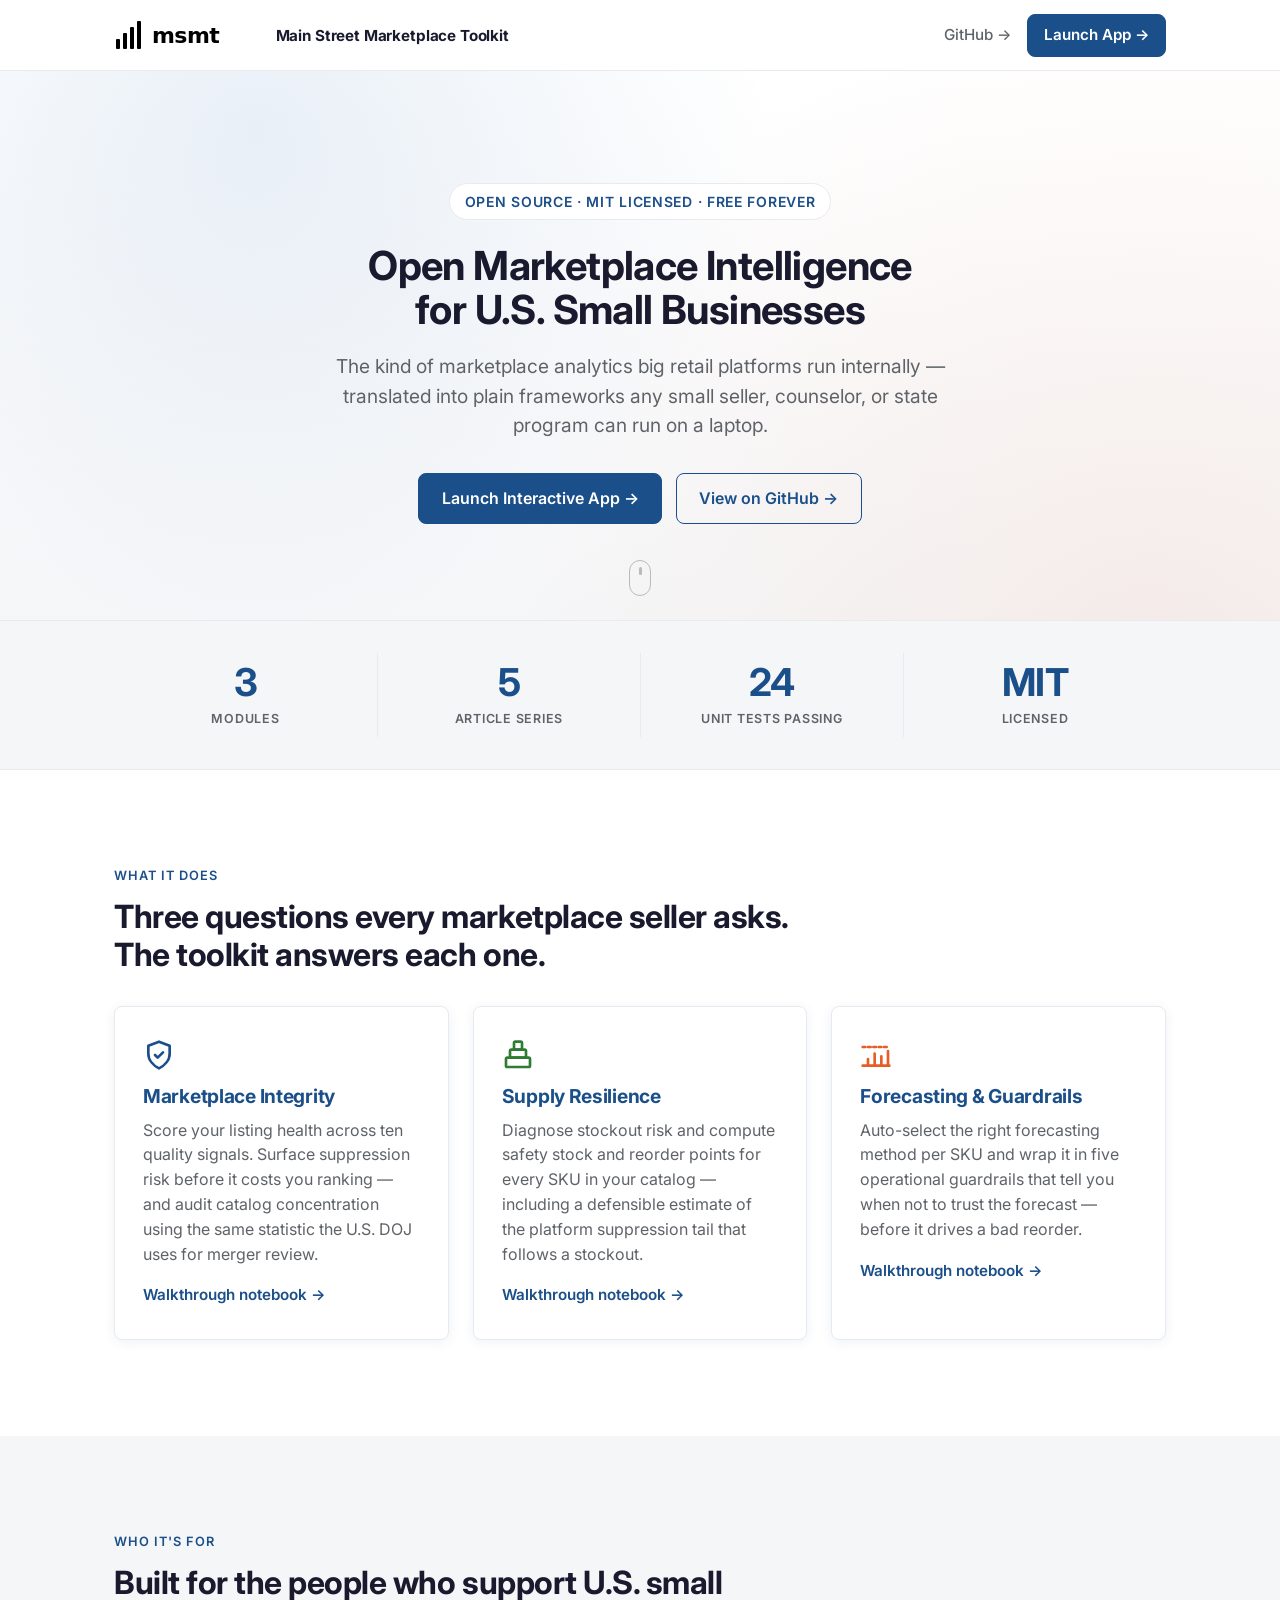
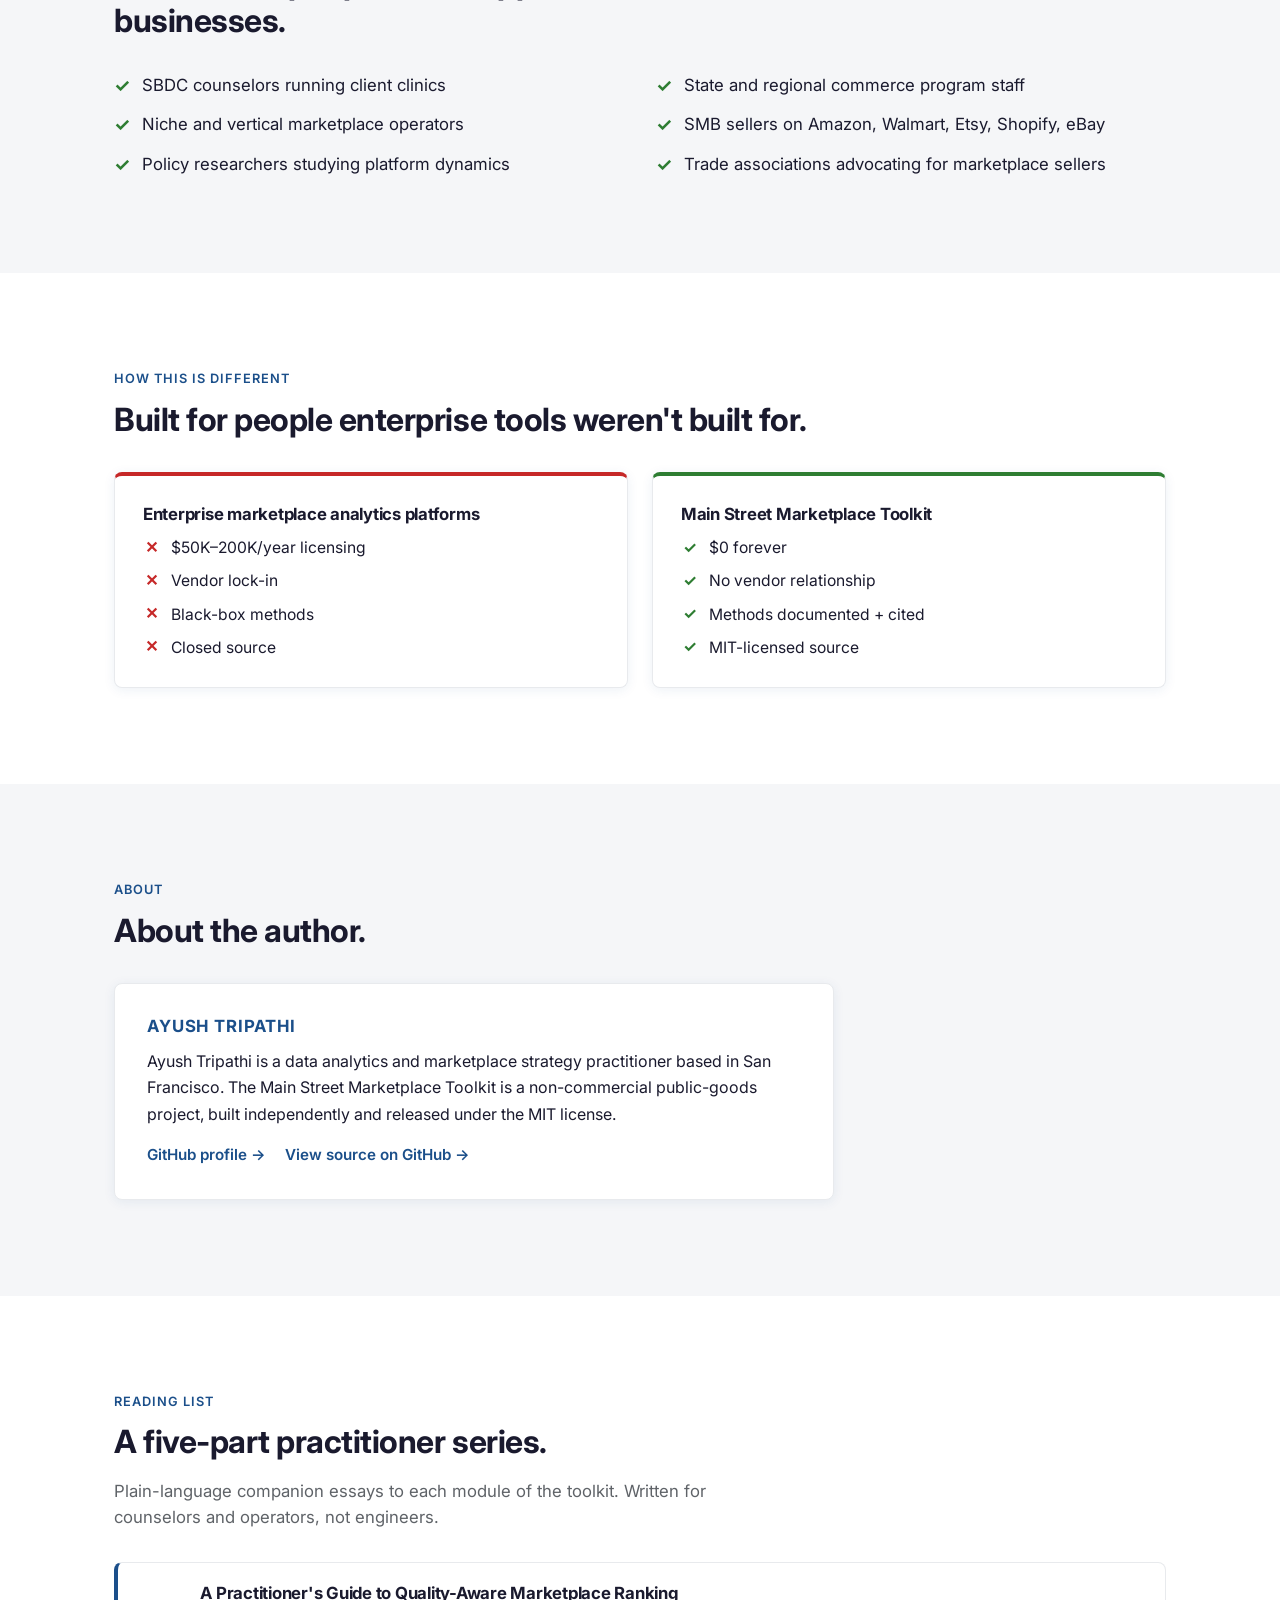
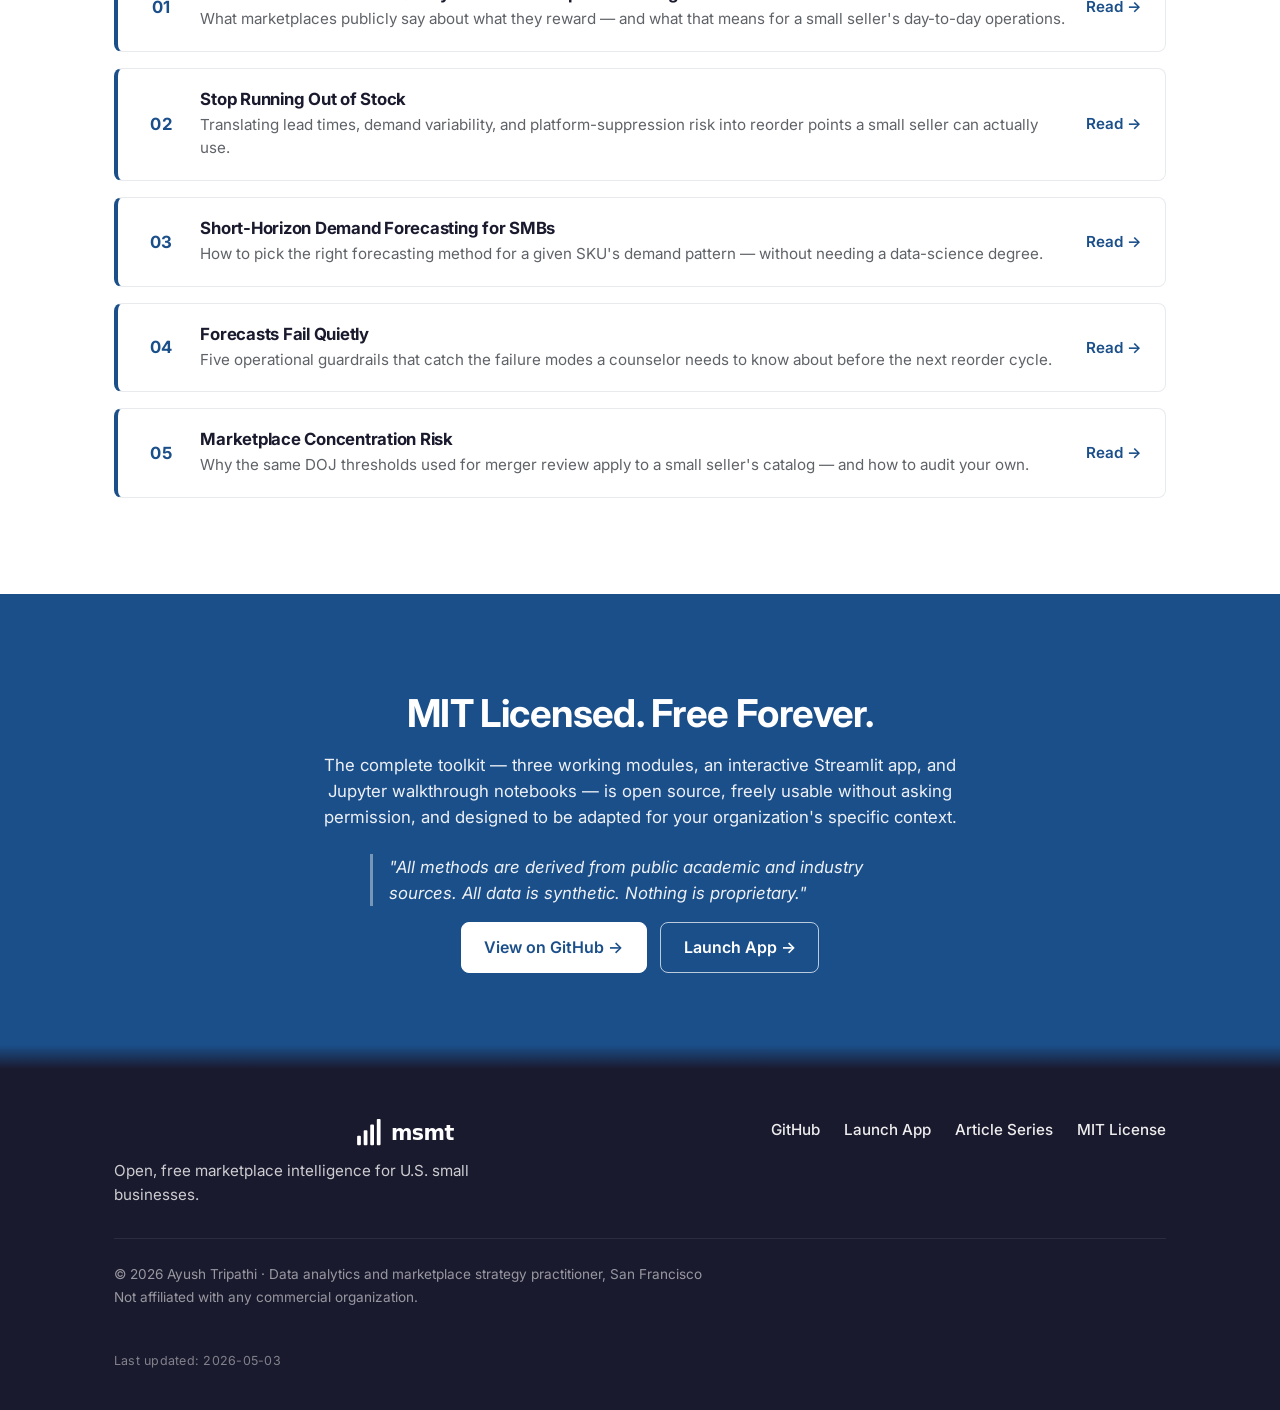
<file: website/index.html>
<!DOCTYPE html>
<html lang="en">
<head>
    <meta charset="UTF-8">
    <meta name="viewport" content="width=device-width, initial-scale=1.0">
    <title>Main Street Marketplace Toolkit — Open Marketplace Intelligence for U.S. Small Businesses</title>
    <meta name="description" content="Open, free, MIT-licensed marketplace intelligence toolkit for U.S. small businesses, SBDC counselors, and state commerce programs. Listing-quality scoring, supply-resilience analytics, and demand forecasting with practitioner guardrails.">
    <link rel="icon" type="image/svg+xml" href="assets/logo.svg">
    <link rel="preconnect" href="https://fonts.googleapis.com">
    <link rel="preconnect" href="https://fonts.gstatic.com" crossorigin>
    <link href="https://fonts.googleapis.com/css2?family=Inter:wght@400;500;600;700&display=swap" rel="stylesheet">
    <link rel="stylesheet" href="style.css">
    <script async src="https://www.googletagmanager.com/gtag/js?id=G-XXXXXXXXXX"></script>
<script>
  window.dataLayer = window.dataLayer || [];
  function gtag(){dataLayer.push(arguments);}
  gtag('js', new Date());
  gtag('config', 'G-L7S6HE9DV4');
</script>
</head>
<body>

<!-- =============================================================== -->
<!-- 1. NAVBAR                                                         -->
<!-- =============================================================== -->
<header class="navbar">
    <div class="navbar-inner">
        <a href="#top" class="brand" aria-label="Main Street Marketplace Toolkit home">
            <img src="assets/logo.svg" alt="" class="brand-logo">
            <span class="brand-name">Main Street Marketplace Toolkit</span>
        </a>
        <nav class="nav-links" aria-label="Primary">
            <a href="https://github.com/ayushtripathi955/main-street-marketplace-toolkit" class="nav-link" target="_blank" rel="noopener">GitHub →</a>
            <a href="https://main-street-marketplace.streamlit.app" class="btn btn-primary nav-cta" onclick="gtag('event', 'launch_app_click', {'source': 'navbar_button'});">Launch App →</a>
        </nav>
    </div>
</header>

<main id="top">

<!-- =============================================================== -->
<!-- 2. HERO                                                           -->
<!-- =============================================================== -->
<section class="hero">
    <div class="container hero-inner">
        <span class="eyebrow">Open Source · MIT Licensed · Free Forever</span>
        <h1 class="hero-headline">Open Marketplace Intelligence<br>for U.S. Small Businesses</h1>
        <p class="hero-subhead">
            The kind of marketplace analytics big retail platforms run
            internally — translated into plain frameworks any small
            seller, counselor, or state program can run on a laptop.
        </p>
        <div class="hero-ctas">
            <a href="https://main-street-marketplace.streamlit.app" class="btn btn-primary" onclick="gtag('event', 'launch_app_click', {'source': 'hero_button'});">Launch Interactive App →</a>
            <a href="https://github.com/ayushtripathi955/main-street-marketplace-toolkit" class="btn btn-outline" target="_blank" rel="noopener">View on GitHub →</a>
        </div>
    </div>
    <div class="hero-scroll" aria-hidden="true">
        <span></span>
    </div>
</section>

<!-- =============================================================== -->
<!-- 3. STATS STRIP — by the numbers                                   -->
<!-- =============================================================== -->
<section class="stats-strip" aria-label="By the numbers">
    <div class="container">
        <div class="stats-grid">
            <div class="stat">
                <div class="stat-num">3</div>
                <div class="stat-label">modules</div>
            </div>
            <div class="stat">
                <div class="stat-num">5</div>
                <div class="stat-label">article series</div>
            </div>
            <div class="stat">
                <div class="stat-num">24</div>
                <div class="stat-label">unit tests passing</div>
            </div>
            <div class="stat">
                <div class="stat-num">MIT</div>
                <div class="stat-label">licensed</div>
            </div>
        </div>
    </div>
</section>

<!-- =============================================================== -->
<!-- 4. THREE PILLARS                                                  -->
<!-- =============================================================== -->
<section class="section pillars">
    <div class="container">
        <p class="section-eyebrow">What it does</p>
        <h2 class="section-title">Three questions every marketplace seller asks. The toolkit answers each one.</h2>
        <div class="pillar-grid">

            <article class="pillar-card">
                <div class="pillar-icon" aria-hidden="true">
                    <svg xmlns="http://www.w3.org/2000/svg" viewBox="0 0 24 24" width="32" height="32" fill="none" stroke="#1B4F8A" stroke-width="2" stroke-linecap="round" stroke-linejoin="round">
                        <path d="M12 2 L20 5 V11 C20 16 16 20 12 22 C8 20 4 16 4 11 V5 Z"/>
                        <path d="M9 12 L11 14 L15 10"/>
                    </svg>
                </div>
                <h3>Marketplace Integrity</h3>
                <p>
                    Score your listing health across ten quality signals. Surface
                    suppression risk before it costs you ranking — and audit
                    catalog concentration using the same statistic the U.S. DOJ
                    uses for merger review.
                </p>
                <a href="https://github.com/ayushtripathi955/main-street-marketplace-toolkit/blob/main/notebooks/01_marketplace_integrity_walkthrough.ipynb" class="pillar-link" target="_blank" rel="noopener">Walkthrough notebook →</a>
            </article>

            <article class="pillar-card">
                <div class="pillar-icon" aria-hidden="true">
                    <svg xmlns="http://www.w3.org/2000/svg" viewBox="0 0 24 24" width="32" height="32" fill="none" stroke="#2E7D32" stroke-width="2" stroke-linecap="round" stroke-linejoin="round">
                        <rect x="3" y="14" width="18" height="7" rx="1"/>
                        <rect x="6" y="8" width="12" height="6" rx="1"/>
                        <rect x="9" y="2" width="6" height="6" rx="1"/>
                    </svg>
                </div>
                <h3>Supply Resilience</h3>
                <p>
                    Diagnose stockout risk and compute safety stock and reorder
                    points for every SKU in your catalog — including a defensible
                    estimate of the platform suppression tail that follows a
                    stockout.
                </p>
                <a href="https://github.com/ayushtripathi955/main-street-marketplace-toolkit/blob/main/notebooks/02_supply_resilience_walkthrough.ipynb" class="pillar-link" target="_blank" rel="noopener">Walkthrough notebook →</a>
            </article>

            <article class="pillar-card">
                <div class="pillar-icon" aria-hidden="true">
                    <svg xmlns="http://www.w3.org/2000/svg" viewBox="0 0 24 24" width="32" height="32" fill="none" stroke="#E85D26" stroke-width="2" stroke-linecap="round" stroke-linejoin="round">
                        <line x1="2" y1="20" x2="22" y2="20"/>
                        <line x1="6" y1="20" x2="6" y2="15"/>
                        <line x1="11" y1="20" x2="11" y2="11"/>
                        <line x1="16" y1="20" x2="16" y2="13"/>
                        <line x1="21" y1="20" x2="21" y2="9"/>
                        <line x1="2" y1="6" x2="22" y2="6" stroke-dasharray="2 2"/>
                    </svg>
                </div>
                <h3>Forecasting &amp; Guardrails</h3>
                <p>
                    Auto-select the right forecasting method per SKU and wrap it
                    in five operational guardrails that tell you when not to
                    trust the forecast — before it drives a bad reorder.
                </p>
                <a href="https://github.com/ayushtripathi955/main-street-marketplace-toolkit/blob/main/notebooks/03_forecasting_guardrails_walkthrough.ipynb" class="pillar-link" target="_blank" rel="noopener">Walkthrough notebook →</a>
            </article>

        </div>
    </div>
</section>

<!-- =============================================================== -->
<!-- 4. WHO IT'S FOR                                                   -->
<!-- =============================================================== -->
<section class="section audience">
    <div class="container">
        <p class="section-eyebrow">Who it's for</p>
        <h2 class="section-title">Built for the people who support U.S. small businesses.</h2>
        <ul class="audience-list">
            <li><span class="check">✓</span> SBDC counselors running client clinics</li>
            <li><span class="check">✓</span> State and regional commerce program staff</li>
            <li><span class="check">✓</span> Niche and vertical marketplace operators</li>
            <li><span class="check">✓</span> SMB sellers on Amazon, Walmart, Etsy, Shopify, eBay</li>
            <li><span class="check">✓</span> Policy researchers studying platform dynamics</li>
            <li><span class="check">✓</span> Trade associations advocating for marketplace sellers</li>
        </ul>
    </div>
</section>

<!-- =============================================================== -->
<!-- 5. HOW THIS IS DIFFERENT — comparison block                       -->
<!-- =============================================================== -->
<section class="section compare">
    <div class="container">
        <p class="section-eyebrow">How this is different</p>
        <h2 class="section-title">Built for people enterprise tools weren't built for.</h2>
        <div class="compare-grid">
            <div class="compare-card compare-other">
                <h3>Enterprise marketplace analytics platforms</h3>
                <ul class="compare-list">
                    <li><span class="compare-icon compare-icon-x">✕</span> $50K–200K/year licensing</li>
                    <li><span class="compare-icon compare-icon-x">✕</span> Vendor lock-in</li>
                    <li><span class="compare-icon compare-icon-x">✕</span> Black-box methods</li>
                    <li><span class="compare-icon compare-icon-x">✕</span> Closed source</li>
                </ul>
            </div>
            <div class="compare-card compare-msmt">
                <h3>Main Street Marketplace Toolkit</h3>
                <ul class="compare-list">
                    <li><span class="compare-icon compare-icon-check">✓</span> $0 forever</li>
                    <li><span class="compare-icon compare-icon-check">✓</span> No vendor relationship</li>
                    <li><span class="compare-icon compare-icon-check">✓</span> Methods documented + cited</li>
                    <li><span class="compare-icon compare-icon-check">✓</span> MIT-licensed source</li>
                </ul>
            </div>
        </div>
    </div>
</section>

<!-- =============================================================== -->
<!-- 6. ABOUT THE AUTHOR                                               -->
<!-- =============================================================== -->
<section class="section author">
    <div class="container">
        <p class="section-eyebrow">About</p>
        <h2 class="section-title">About the author.</h2>
        <div class="author-card">
            <h3>Ayush Tripathi</h3>
            <p>
                Ayush Tripathi is a data analytics and marketplace strategy
                practitioner based in San Francisco. The Main Street
                Marketplace Toolkit is a non-commercial public-goods project,
                built independently and released under the MIT license.
            </p>
            <div class="author-links">
                <a href="https://github.com/ayushtripathi955" target="_blank" rel="noopener">GitHub profile →</a>
                <a href="https://github.com/ayushtripathi955/main-street-marketplace-toolkit" target="_blank" rel="noopener">View source on GitHub →</a>
            </div>
        </div>
    </div>
</section>

<!-- =============================================================== -->
<!-- 7. ARTICLE SERIES                                                 -->
<!-- =============================================================== -->
<section class="section articles">
    <div class="container">
        <p class="section-eyebrow">Reading list</p>
        <h2 class="section-title">A five-part practitioner series.</h2>
        <p class="section-lede">
            Plain-language companion essays to each module of the toolkit.
            Written for counselors and operators, not engineers.
        </p>
        <ol class="article-list">
            <li class="article-card">
                <span class="article-num">01</span>
                <div class="article-body">
                    <h4>A Practitioner's Guide to Quality-Aware Marketplace Ranking</h4>
                    <p>What marketplaces publicly say about what they reward — and what that means for a small seller's day-to-day operations.</p>
                </div>
                <a href="https://medium.com/@ayush.tripathi955/article-1-a-practitioners-guide-to-quality-aware-marketplace-ranking-cc10032bba84" class="article-link" target="_blank" rel="noopener">Read →</a>
            </li>
            <li class="article-card">
                <span class="article-num">02</span>
                <div class="article-body">
                    <h4>Stop Running Out of Stock</h4>
                    <p>Translating lead times, demand variability, and platform-suppression risk into reorder points a small seller can actually use.</p>
                </div>
                <a href="https://medium.com/@ayush.tripathi955/article-2-stop-running-out-of-stock-e48d79baca83" class="article-link" target="_blank" rel="noopener">Read →</a>
            </li>
            <li class="article-card">
                <span class="article-num">03</span>
                <div class="article-body">
                    <h4>Short-Horizon Demand Forecasting for SMBs</h4>
                    <p>How to pick the right forecasting method for a given SKU's demand pattern — without needing a data-science degree.</p>
                </div>
                <a href="https://medium.com/@ayush.tripathi955/article-3-short-horizon-demand-forecasting-for-smbs-05fd069d8660" class="article-link" target="_blank" rel="noopener">Read →</a>
            </li>
            <li class="article-card">
                <span class="article-num">04</span>
                <div class="article-body">
                    <h4>Forecasts Fail Quietly</h4>
                    <p>Five operational guardrails that catch the failure modes a counselor needs to know about before the next reorder cycle.</p>
                </div>
                <a href="https://medium.com/@ayush.tripathi955/article-4-forecasts-fail-quietly-359cef729bdc" class="article-link" target="_blank" rel="noopener">Read →</a>
            </li>
            <li class="article-card">
                <span class="article-num">05</span>
                <div class="article-body">
                    <h4>Marketplace Concentration Risk</h4>
                    <p>Why the same DOJ thresholds used for merger review apply to a small seller's catalog — and how to audit your own.</p>
                </div>
                <a href="https://medium.com/@ayush.tripathi955/article-5-marketplace-concentration-risk-1d7af1908550" class="article-link" target="_blank" rel="noopener">Read →</a>
            </li>
        </ol>
    </div>
</section>

<!-- =============================================================== -->
<!-- 6. OPEN SOURCE CALLOUT                                            -->
<!-- =============================================================== -->
<section class="callout">
    <div class="container callout-inner">
        <h2>MIT Licensed. Free Forever.</h2>
        <p>
            The complete toolkit — three working modules, an interactive
            Streamlit app, and Jupyter walkthrough notebooks — is open
            source, freely usable without asking permission, and designed
            to be adapted for your organization's specific context.
        </p>
        <p class="callout-quote">
            "All methods are derived from public academic and industry
            sources. All data is synthetic. Nothing is proprietary."
        </p>
        <div class="callout-ctas">
            <a href="https://github.com/ayushtripathi955/main-street-marketplace-toolkit" class="btn btn-on-dark" target="_blank" rel="noopener">View on GitHub →</a>
            <a href="https://main-street-marketplace.streamlit.app" class="btn btn-on-dark-outline" onclick="gtag('event', 'launch_app_click', {'source': 'mit_section_button'});">Launch App →</a>
        </div>
    </div>
</section>

</main>

<!-- =============================================================== -->
<!-- 7. FOOTER                                                         -->
<!-- =============================================================== -->
<footer class="footer">
    <div class="container footer-inner">
        <div class="footer-brand">
            <img src="assets/logo.svg" alt="" class="footer-logo">
            <p class="footer-tagline">
                Open, free marketplace intelligence for U.S. small businesses.
            </p>
        </div>
        <ul class="footer-links" aria-label="Footer">
            <li><a href="https://github.com/ayushtripathi955/main-street-marketplace-toolkit" target="_blank" rel="noopener">GitHub</a></li>
            <li><a href="https://main-street-marketplace.streamlit.app" onclick="gtag('event', 'launch_app_click', {'source': 'footer_button'});">Launch App</a></li>
            <li><a href="https://medium.com/@ayush.tripathi955/article-1-a-practitioners-guide-to-quality-aware-marketplace-ranking-cc10032bba84" target="_blank" rel="noopener">Article Series</a></li>
            <li><a href="https://github.com/ayushtripathi955/main-street-marketplace-toolkit/blob/main/LICENSE" target="_blank" rel="noopener">MIT License</a></li>
        </ul>
        <p class="footer-meta">
            © 2026 Ayush Tripathi · Data analytics and marketplace strategy practitioner, San Francisco<br>
            Not affiliated with any commercial organization.
        </p>
        <p class="footer-updated">Last updated: 2026-05-03</p>
    </div>
</footer>

</body>
</html>
</file>
<file: website/style.css>
/* ==========================================================================
   Main Street Marketplace Toolkit — landing page styles.
   Pure CSS, no preprocessor. CSS custom properties mirror brand/tokens.json.
   Mobile-first; desktop refinements come in via min-width media queries.
   ========================================================================== */

:root {
    /* Colors */
    --color-primary:        #1B4F8A;
    --color-primary-light:  #2D6DB5;
    --color-primary-dark:   #0F3060;
    --color-accent:         #E85D26;
    --color-accent-light:   #F07A48;
    --color-success:        #2E7D32;
    --color-warning:        #F57C00;
    --color-danger:         #C62828;
    --color-neutral-100:    #FFFFFF;
    --color-neutral-200:    #F5F6F8;
    --color-neutral-300:    #E8EAED;
    --color-neutral-600:    #5F6368;
    --color-neutral-900:    #1A1A2E;

    /* Typography */
    --font-family: 'Inter', -apple-system, BlinkMacSystemFont, 'Segoe UI', sans-serif;
    --fs-base:  16px;
    --fs-sm:    14px;
    --fs-lg:    20px;
    --fs-xl:    28px;
    --fs-hero:  40px;

    /* Layout */
    --container-max: 1100px;
    --radius:        8px;
    --shadow:        0 2px 12px rgba(27, 79, 138, 0.08);
    --shadow-lg:     0 8px 32px rgba(27, 79, 138, 0.12);
}

/* --------------------------------------------------------------------------
   Reset / base
   -------------------------------------------------------------------------- */

*, *::before, *::after { box-sizing: border-box; }

html {
    scroll-behavior: smooth;
    text-size-adjust: 100%;
}

body {
    margin: 0;
    padding: 0;
    font-family: var(--font-family);
    font-size: var(--fs-base);
    line-height: 1.55;
    color: var(--color-neutral-900);
    background-color: var(--color-neutral-100);
    -webkit-font-smoothing: antialiased;
    -moz-osx-font-smoothing: grayscale;
}

h1, h2, h3, h4 {
    margin: 0 0 0.5em;
    color: var(--color-neutral-900);
    letter-spacing: -0.015em;
    line-height: 1.2;
}

p { margin: 0 0 1em; }

a {
    color: var(--color-primary);
    text-decoration: none;
    transition: color 0.15s ease;
}

a:hover { color: var(--color-primary-dark); }

img { display: block; max-width: 100%; height: auto; }

ul, ol { padding: 0; margin: 0; list-style: none; }

.container {
    width: 100%;
    max-width: var(--container-max);
    margin: 0 auto;
    padding: 0 1.5rem;
}

/* --------------------------------------------------------------------------
   Buttons
   -------------------------------------------------------------------------- */

.btn {
    display: inline-flex;
    align-items: center;
    justify-content: center;
    padding: 0.75rem 1.4rem;
    font-family: var(--font-family);
    font-size: var(--fs-base);
    font-weight: 600;
    border-radius: var(--radius);
    border: 1.5px solid transparent;
    cursor: pointer;
    text-decoration: none;
    transition: background-color 0.15s ease, color 0.15s ease,
                border-color 0.15s ease, transform 0.05s ease;
    white-space: nowrap;
}

.btn:active { transform: translateY(1px); }

.btn-primary {
    background-color: var(--color-primary);
    color: var(--color-neutral-100);
    border-color: var(--color-primary);
}

.btn-primary:hover {
    background-color: var(--color-primary-dark);
    border-color: var(--color-primary-dark);
    color: var(--color-neutral-100);
}

.btn-outline {
    background-color: transparent;
    color: var(--color-primary);
    border-color: var(--color-primary);
}

.btn-outline:hover {
    background-color: var(--color-primary);
    color: var(--color-neutral-100);
}

.btn-on-dark {
    background-color: var(--color-neutral-100);
    color: var(--color-primary);
    border-color: var(--color-neutral-100);
}

.btn-on-dark:hover {
    background-color: rgba(255, 255, 255, 0.92);
    color: var(--color-primary-dark);
}

.btn-on-dark-outline {
    background-color: transparent;
    color: var(--color-neutral-100);
    border-color: rgba(255, 255, 255, 0.7);
}

.btn-on-dark-outline:hover {
    background-color: rgba(255, 255, 255, 0.10);
    color: var(--color-neutral-100);
    border-color: var(--color-neutral-100);
}

/* --------------------------------------------------------------------------
   Navbar
   -------------------------------------------------------------------------- */

.navbar {
    position: sticky;
    top: 0;
    z-index: 50;
    background-color: rgba(255, 255, 255, 0.94);
    backdrop-filter: saturate(180%) blur(8px);
    -webkit-backdrop-filter: saturate(180%) blur(8px);
    border-bottom: 1px solid var(--color-neutral-300);
}

.navbar-inner {
    max-width: var(--container-max);
    margin: 0 auto;
    padding: 0.85rem 1.5rem;
    display: flex;
    align-items: center;
    justify-content: space-between;
    gap: 1rem;
}

.brand {
    display: inline-flex;
    align-items: center;
    gap: 0.6rem;
    color: var(--color-primary);
    font-weight: 700;
    line-height: 1;
}

.brand-logo {
    height: 32px;
    width: auto;
    color: var(--color-primary);
    display: block;
}

.brand-name {
    font-size: 0.95rem;
    color: var(--color-neutral-900);
    letter-spacing: -0.01em;
}

.nav-links {
    display: flex;
    align-items: center;
    gap: 1rem;
}

.nav-link {
    color: var(--color-neutral-600);
    font-size: 0.95rem;
    font-weight: 500;
}

.nav-link:hover { color: var(--color-primary-dark); }

.nav-cta {
    padding: 0.55rem 1rem;
    font-size: 0.95rem;
}

@media (max-width: 600px) {
    .brand-name { display: none; }
    .nav-link { display: none; }
    .nav-cta { padding: 0.5rem 0.9rem; }
}

/* --------------------------------------------------------------------------
   Hero
   -------------------------------------------------------------------------- */

.hero {
    position: relative;
    padding: 5rem 0 4rem;
    background:
        radial-gradient(circle at 20% 10%, rgba(45, 109, 181, 0.10) 0%, transparent 45%),
        radial-gradient(circle at 90% 100%, rgba(232, 93, 38, 0.07) 0%, transparent 50%),
        linear-gradient(180deg, var(--color-neutral-100) 0%, var(--color-neutral-200) 100%);
    overflow: hidden;
}

.hero-inner {
    text-align: center;
    max-width: 820px;
}

.eyebrow {
    display: inline-block;
    background-color: var(--color-neutral-100);
    color: var(--color-primary);
    border: 1px solid var(--color-neutral-300);
    font-size: var(--fs-sm);
    font-weight: 600;
    letter-spacing: 0.05em;
    text-transform: uppercase;
    padding: 0.4rem 0.9rem;
    border-radius: 999px;
    margin-bottom: 1.5rem;
}

.hero-headline {
    font-size: 2.25rem;
    font-weight: 700;
    line-height: 1.1;
    color: var(--color-neutral-900);
    margin-bottom: 1.25rem;
}

.hero-subhead {
    font-size: 1.1rem;
    color: var(--color-neutral-600);
    max-width: 640px;
    margin: 0 auto 2rem;
}

.hero-ctas {
    display: flex;
    gap: 0.85rem;
    justify-content: center;
    flex-wrap: wrap;
}

.hero-scroll {
    position: absolute;
    bottom: 1.5rem;
    left: 50%;
    transform: translateX(-50%);
    width: 22px;
    height: 36px;
    border: 1.5px solid var(--color-neutral-600);
    border-radius: 12px;
    opacity: 0.4;
}

.hero-scroll span {
    display: block;
    width: 3px;
    height: 8px;
    background: var(--color-neutral-600);
    border-radius: 2px;
    margin: 6px auto;
    animation: scroll-bob 1.6s ease-in-out infinite;
}

@keyframes scroll-bob {
    0%, 100% { transform: translateY(0); opacity: 0.5; }
    50%      { transform: translateY(8px); opacity: 1; }
}

@media (min-width: 768px) {
    .hero { padding: 7rem 0 6rem; }
    .hero-headline { font-size: var(--fs-hero); }
    .hero-subhead { font-size: 1.2rem; }
}

/* --------------------------------------------------------------------------
   Generic section
   -------------------------------------------------------------------------- */

.section {
    padding: 4.5rem 0;
}

@media (min-width: 768px) {
    .section { padding: 6rem 0; }
}

.section-eyebrow {
    text-transform: uppercase;
    letter-spacing: 0.08em;
    font-size: 0.8rem;
    font-weight: 600;
    color: var(--color-primary);
    margin-bottom: 0.75rem;
}

.section-title {
    font-size: 1.75rem;
    font-weight: 700;
    margin-bottom: 1rem;
    max-width: 720px;
}

.section-lede {
    color: var(--color-neutral-600);
    font-size: 1.05rem;
    max-width: 640px;
    margin-bottom: 2rem;
}

@media (min-width: 768px) {
    .section-title { font-size: 2rem; }
}

/* --------------------------------------------------------------------------
   Pillars
   -------------------------------------------------------------------------- */

.pillars {
    background-color: var(--color-neutral-100);
}

.pillar-grid {
    display: grid;
    grid-template-columns: repeat(auto-fit, minmax(280px, 1fr));
    gap: 1.5rem;
    margin-top: 2rem;
}

.pillar-card {
    background-color: var(--color-neutral-100);
    border: 1px solid var(--color-neutral-300);
    border-radius: var(--radius);
    box-shadow: var(--shadow);
    padding: 2rem 1.75rem;
    transition: transform 200ms ease, box-shadow 200ms ease;
}

.pillar-card:hover {
    transform: translateY(-4px);
    box-shadow: var(--shadow-lg);
}

.pillar-card .pillar-icon {
    line-height: 1;
    margin-bottom: 0.85rem;
    display: block;
}

.pillar-card .pillar-icon svg {
    display: block;
}

.pillar-card h3 {
    color: var(--color-primary);
    font-size: 1.2rem;
    font-weight: 700;
    margin-bottom: 0.6rem;
}

.pillar-card p {
    color: var(--color-neutral-600);
    margin-bottom: 1rem;
}

.pillar-link {
    display: inline-flex;
    align-items: center;
    color: var(--color-primary);
    font-weight: 600;
    font-size: 0.95rem;
}

.pillar-link:hover { color: var(--color-primary-dark); }

/* --------------------------------------------------------------------------
   Audience
   -------------------------------------------------------------------------- */

.audience {
    background-color: var(--color-neutral-200);
}

.audience-list {
    display: grid;
    grid-template-columns: 1fr;
    gap: 0.85rem 2rem;
    margin-top: 2rem;
    color: var(--color-neutral-900);
    font-size: 1.05rem;
}

.audience-list li {
    display: flex;
    align-items: flex-start;
    gap: 0.75rem;
    line-height: 1.5;
}

.check {
    flex: 0 0 auto;
    color: var(--color-success);
    font-weight: 700;
    font-size: 1.15rem;
    line-height: 1.4;
}

@media (min-width: 720px) {
    .audience-list { grid-template-columns: 1fr 1fr; }
}

/* --------------------------------------------------------------------------
   Articles
   -------------------------------------------------------------------------- */

.articles { background-color: var(--color-neutral-100); }

.article-list {
    display: grid;
    gap: 1rem;
}

.article-card {
    display: grid;
    grid-template-columns: auto 1fr auto;
    gap: 1.25rem;
    align-items: center;
    background-color: var(--color-neutral-100);
    border: 1px solid var(--color-neutral-300);
    border-left: 4px solid var(--color-primary);
    border-radius: var(--radius);
    padding: 1.25rem 1.5rem;
    transition: transform 200ms ease, box-shadow 200ms ease;
}

.article-card:hover {
    transform: translateY(-4px);
    box-shadow: var(--shadow);
}

.article-badge {
    display: inline-block;
    background-color: var(--color-neutral-300);
    color: var(--color-neutral-600);
    font-size: 0.72rem;
    font-weight: 600;
    padding: 0.32rem 0.7rem;
    border-radius: 999px;
    cursor: default;
    white-space: nowrap;
    text-transform: uppercase;
    letter-spacing: 0.05em;
    user-select: none;
}

.article-num {
    font-family: var(--font-family);
    font-weight: 700;
    color: var(--color-primary);
    font-size: 1.05rem;
    letter-spacing: 0.04em;
    width: 2.4rem;
    text-align: center;
}

.article-body h4 {
    font-size: 1.05rem;
    margin-bottom: 0.25rem;
    color: var(--color-neutral-900);
}

.article-body p {
    color: var(--color-neutral-600);
    margin: 0;
    font-size: 0.95rem;
}

.article-link {
    color: var(--color-primary);
    font-weight: 600;
    font-size: 0.95rem;
    white-space: nowrap;
}

@media (max-width: 600px) {
    .article-card {
        grid-template-columns: auto 1fr;
        grid-template-rows: auto auto;
    }
    .article-link,
    .article-badge { grid-column: 1 / -1; text-align: right; justify-self: end; }
}

/* --------------------------------------------------------------------------
   Open-source callout
   -------------------------------------------------------------------------- */

.callout {
    background-color: var(--color-primary);
    color: var(--color-neutral-100);
    padding: 4.5rem 0;
}

.callout-inner {
    max-width: 740px;
    text-align: center;
}

.callout h2 {
    color: var(--color-neutral-100);
    font-size: 2rem;
    margin-bottom: 1rem;
}

.callout p {
    color: rgba(255, 255, 255, 0.92);
    font-size: 1.05rem;
    margin-bottom: 1rem;
}

.callout-quote {
    font-style: italic;
    color: rgba(255, 255, 255, 0.85);
    border-left: 3px solid rgba(255, 255, 255, 0.4);
    padding-left: 1rem;
    text-align: left;
    margin: 1.5rem auto 2rem;
    max-width: 540px;
}

.callout-ctas {
    display: flex;
    gap: 0.85rem;
    justify-content: center;
    flex-wrap: wrap;
}

@media (min-width: 768px) {
    .callout { padding: 6rem 0; }
    .callout h2 { font-size: 2.4rem; }
}

/* --------------------------------------------------------------------------
   Footer
   -------------------------------------------------------------------------- */

.footer {
    background-color: var(--color-neutral-900);
    color: rgba(255, 255, 255, 0.78);
    padding: 3rem 0 2.5rem;
}

.footer-inner {
    display: grid;
    grid-template-columns: 1fr;
    gap: 2rem;
}

.footer-brand {
    display: flex;
    flex-direction: column;
    gap: 0.75rem;
}

.footer-logo {
    height: 30px;
    width: auto;
    color: var(--color-neutral-100);
    filter: brightness(0) invert(1);
}

.footer-tagline {
    color: rgba(255, 255, 255, 0.78);
    font-size: 0.95rem;
    margin: 0;
    max-width: 380px;
}

.footer-links {
    display: flex;
    flex-wrap: wrap;
    gap: 1.5rem;
}

.footer-links a {
    color: rgba(255, 255, 255, 0.92);
    font-size: 0.95rem;
    font-weight: 500;
}

.footer-links a:hover { color: var(--color-neutral-100); text-decoration: underline; }

.footer-meta {
    color: rgba(255, 255, 255, 0.55);
    font-size: 0.85rem;
    line-height: 1.7;
    margin: 0;
}

.footer-updated {
    color: rgba(255, 255, 255, 0.45);
    font-size: 0.78rem;
    margin: 0.6rem 0 0;
    letter-spacing: 0.02em;
}

@media (min-width: 768px) {
    .footer-inner {
        grid-template-columns: 1fr auto;
        align-items: start;
    }
    .footer-meta {
        grid-column: 1 / -1;
        padding-top: 1.5rem;
        border-top: 1px solid rgba(255, 255, 255, 0.08);
    }
}

/* --------------------------------------------------------------------------
   Stats strip — horizontal "by the numbers" between hero and pillars.
   -------------------------------------------------------------------------- */

.stats-strip {
    background-color: var(--color-neutral-200);
    border-top: 1px solid var(--color-neutral-300);
    border-bottom: 1px solid var(--color-neutral-300);
    padding: 2rem 0;
}

.stats-grid {
    display: grid;
    grid-template-columns: 1fr;
    gap: 1.5rem;
    text-align: center;
}

.stat {
    padding: 0.5rem 1rem;
}

.stat-num {
    font-size: 2rem;
    font-weight: 700;
    color: var(--color-primary);
    line-height: 1.1;
    letter-spacing: -0.02em;
}

.stat-label {
    font-size: 0.78rem;
    color: var(--color-neutral-600);
    text-transform: uppercase;
    letter-spacing: 0.06em;
    font-weight: 600;
    margin-top: 0.4rem;
}

@media (min-width: 720px) {
    .stats-grid {
        grid-template-columns: repeat(4, 1fr);
        gap: 0;
    }
    .stat + .stat {
        border-left: 1px solid var(--color-neutral-300);
    }
}

@media (min-width: 768px) {
    .stat-num { font-size: 2.4rem; }
}

/* --------------------------------------------------------------------------
   Comparison block — "How this is different".
   -------------------------------------------------------------------------- */

.compare {
    background-color: var(--color-neutral-100);
}

.compare-grid {
    display: grid;
    grid-template-columns: 1fr;
    gap: 1.25rem;
    margin-top: 2rem;
}

.compare-card {
    border: 1px solid var(--color-neutral-300);
    border-radius: var(--radius);
    padding: 1.75rem;
    background-color: var(--color-neutral-100);
    box-shadow: var(--shadow);
}

.compare-card.compare-other {
    border-top: 4px solid var(--color-danger);
}

.compare-card.compare-msmt {
    border-top: 4px solid var(--color-success);
}

.compare-card h3 {
    font-size: 1.05rem;
    color: var(--color-neutral-900);
    margin-top: 0;
    margin-bottom: 0.85rem;
}

.compare-list {
    display: flex;
    flex-direction: column;
    gap: 0.65rem;
}

.compare-list li {
    display: flex;
    align-items: flex-start;
    gap: 0.65rem;
    color: var(--color-neutral-900);
    font-size: 0.98rem;
    line-height: 1.45;
}

.compare-icon {
    flex: 0 0 auto;
    width: 1.1rem;
    height: 1.1rem;
    margin-top: 0.15rem;
    font-weight: 700;
    text-align: center;
    line-height: 1;
}

.compare-icon-x { color: var(--color-danger); }
.compare-icon-check { color: var(--color-success); }

@media (min-width: 720px) {
    .compare-grid { grid-template-columns: 1fr 1fr; gap: 1.5rem; }
}

/* --------------------------------------------------------------------------
   About-the-author card.
   -------------------------------------------------------------------------- */

.author {
    background-color: var(--color-neutral-200);
}

.author-card {
    background-color: var(--color-neutral-100);
    border: 1px solid var(--color-neutral-300);
    border-radius: var(--radius);
    padding: 2rem;
    margin-top: 2rem;
    max-width: 720px;
    box-shadow: var(--shadow);
}

.author-card h3 {
    font-size: 1.05rem;
    color: var(--color-primary);
    margin-top: 0;
    margin-bottom: 0.75rem;
    text-transform: uppercase;
    letter-spacing: 0.05em;
}

.author-card p {
    color: var(--color-neutral-900);
    font-size: 1.0rem;
    line-height: 1.65;
    margin-bottom: 1rem;
}

.author-links {
    display: flex;
    flex-wrap: wrap;
    gap: 1.25rem;
    font-size: 0.95rem;
}

.author-links a {
    color: var(--color-primary);
    font-weight: 600;
}

.author-links a:hover { color: var(--color-primary-dark); }

/* --------------------------------------------------------------------------
   Soften the bright-blue MIT callout into the dark-navy footer.
   -------------------------------------------------------------------------- */

.callout {
    position: relative;
}

.callout::after {
    content: '';
    position: absolute;
    left: 0;
    right: 0;
    bottom: 0;
    height: 24px;
    background: linear-gradient(
        to bottom,
        rgba(15, 48, 96, 0) 0%,
        var(--color-neutral-900) 100%
    );
    pointer-events: none;
}
</file>
